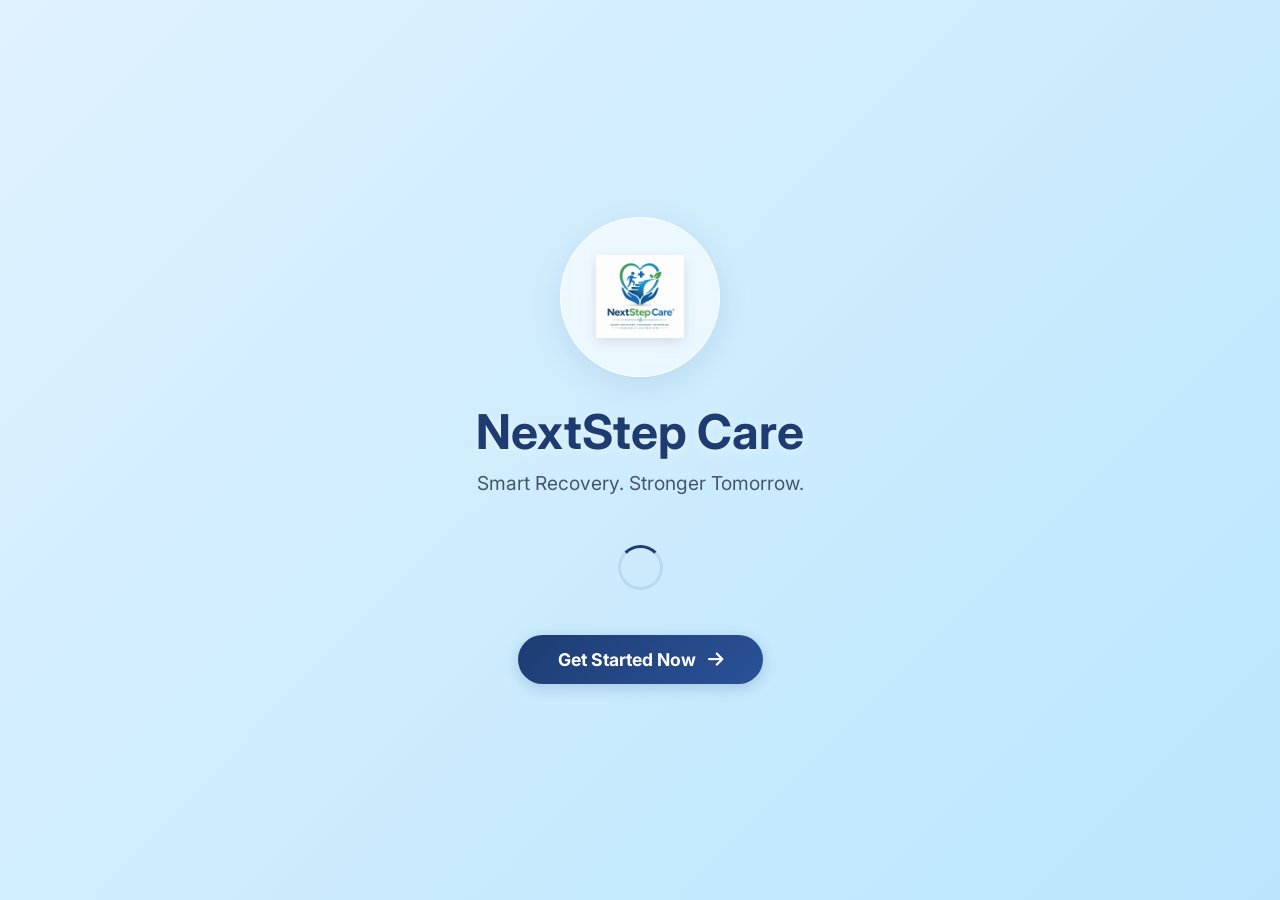
<file: index.html>
<!DOCTYPE html>
<html lang="en">
<head>
    <meta charset="UTF-8">
    <meta name="viewport" content="width=device-width, initial-scale=1.0">
    <title>Welcome - NextStep Care</title>
    <link rel="stylesheet" href="style.css">
    <link href="https://cdnjs.cloudflare.com/ajax/libs/font-awesome/6.4.0/css/all.min.css" rel="stylesheet">
    <style>
        /* Light Sky Theme with White Glass */
        body {
            background: linear-gradient(135deg, #e0f2fe 0%, #bae6fd 100%);
            margin: 0;
            height: 100vh;
            font-family: 'Inter', sans-serif;
        }
        .splash-container {
            display: flex; flex-direction: column; justify-content: center; align-items: center;
            height: 100vh; color: #1e3c72; text-align: center; padding: 20px;
        }
        .splash-logo {
            background: rgba(255, 255, 255, 0.6);
            backdrop-filter: blur(10px);
            -webkit-backdrop-filter: blur(10px);
            padding: 30px; border-radius: 50%; width: 160px; height: 160px;
            display: flex; justify-content: center; align-items: center;
            margin-bottom: 25px;
            box-shadow: 0 8px 32px rgba(30, 60, 114, 0.1);
            border: 1px solid rgba(255, 255, 255, 0.8);
            animation: float 3s ease-in-out infinite;
        }
        .splash-logo img { max-width: 90%; filter: drop-shadow(0 4px 6px rgba(0,0,0,0.1)); }
        
        @keyframes float {
            0% { transform: translateY(0px); }
            50% { transform: translateY(-10px); }
            100% { transform: translateY(0px); }
        }
        
        .splash-text h1 { 
            font-size: 3rem; margin-bottom: 10px; font-weight: 700; 
            color: #1e3c72;
            text-shadow: 0 2px 10px rgba(255,255,255,0.5);
        }
        .splash-text p { font-size: 1.2rem; color: #475569; margin-bottom: 30px; font-weight: 400; }
        
        .loader { 
            border: 3px solid rgba(30, 60, 114, 0.1); border-top: 3px solid #1e3c72; 
            border-radius: 50%; width: 45px; height: 45px; animation: spin 1s linear infinite; margin: 20px auto; 
        }
        @keyframes spin { 0% { transform: rotate(0deg); } 100% { transform: rotate(360deg); } }
        
        .get-started-btn { 
            display: inline-block; margin-top: 25px; 
            background: linear-gradient(135deg, #1e3c72 0%, #2a5298 100%); color: #ffffff; 
            padding: 14px 40px; text-decoration: none; border-radius: 30px; font-weight: 700; 
            font-size: 1.1rem; transition: all 0.3s; box-shadow: 0 4px 15px rgba(30, 60, 114, 0.2); 
        }
        .get-started-btn:hover { 
            transform: translateY(-3px); box-shadow: 0 8px 25px rgba(30, 60, 114, 0.3); background: #1e3c72; 
        }
    </style>
</head>
<body>
    <div class="splash-container">
        <div class="splash-logo">
            <img src="logo.png" alt="NextStep Care Logo">
        </div>
        <div class="splash-text">
            <h1>NextStep Care</h1>
            <p>Smart Recovery. Stronger Tomorrow.</p>
        </div>
        <div class="loader"></div>
        <a href="login.html" class="get-started-btn">Get Started Now <i class="fas fa-arrow-right" style="margin-left: 8px;"></i></a>
    </div>

    <script>
        setTimeout(() => {
            window.location.href = 'login.html';
        }, 5000);
    </script>
</body>
</html>
</file>
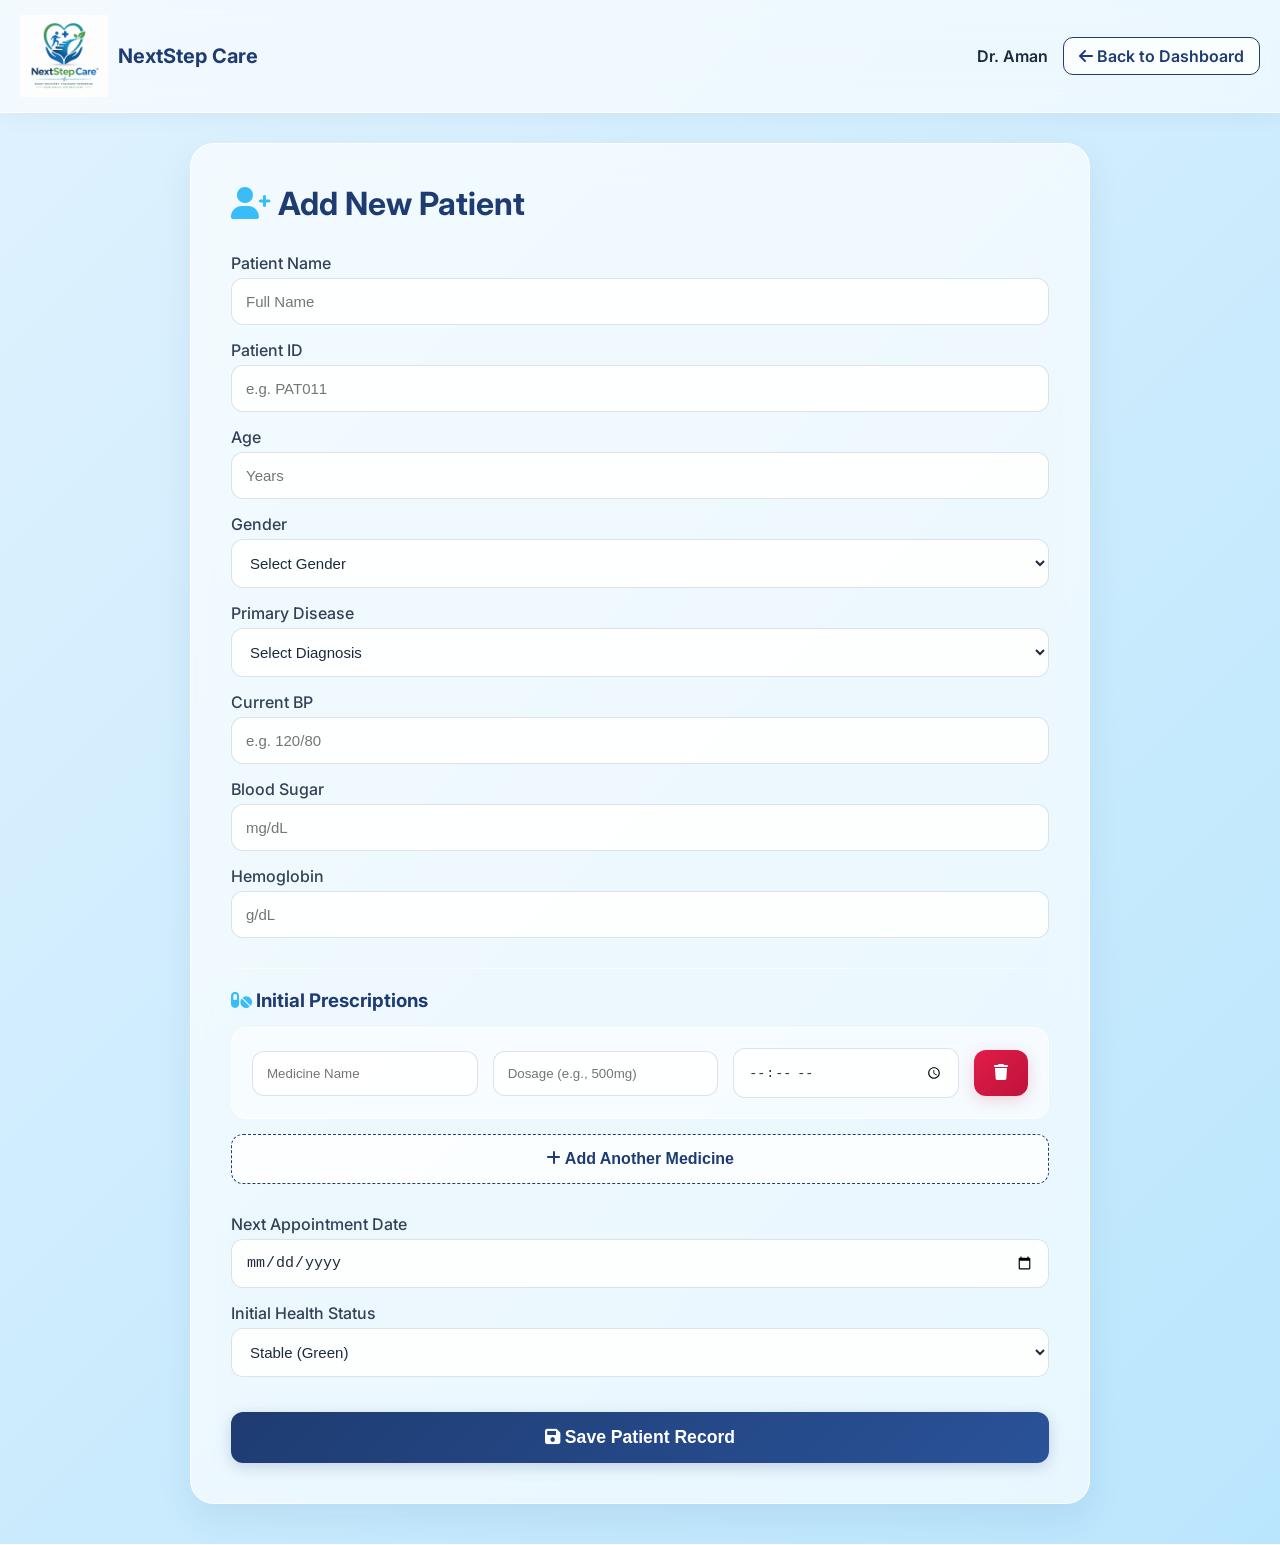
<file: add-patient.html>
<!DOCTYPE html>
<html lang="en">
<head>
    <meta charset="UTF-8">
    <meta name="viewport" content="width=device-width, initial-scale=1.0">
    <title>Add Patient - NextStep Care</title>
    <link rel="stylesheet" href="style.css">
    <link href="https://cdnjs.cloudflare.com/ajax/libs/font-awesome/6.0.0/css/all.min.css" rel="stylesheet">
    <style>
        /* Light Sky & Glass Theme Overrides */
        body { background: linear-gradient(135deg, #e0f2fe 0%, #bae6fd 100%); font-family: 'Inter', sans-serif; min-height: 100vh; margin: 0; padding-bottom: 40px; }
        
        .navbar { background: rgba(255, 255, 255, 0.6) !important; backdrop-filter: blur(16px); -webkit-backdrop-filter: blur(16px); border-bottom: 1px solid rgba(255, 255, 255, 0.8) !important; box-shadow: 0 4px 20px rgba(30, 60, 114, 0.05); margin-bottom: 30px;}
        .nav-brand { color: #1e3c72 !important; font-weight: 700; }
        
        .form-container {
            background: rgba(255, 255, 255, 0.65) !important; backdrop-filter: blur(16px); -webkit-backdrop-filter: blur(16px);
            border: 1px solid rgba(255, 255, 255, 0.8) !important; box-shadow: 0 15px 35px rgba(30, 60, 114, 0.08) !important; border-radius: 24px !important;
            max-width: 900px; margin: 0 auto; padding: 40px;
        }
        
        h2, h3 { color: #1e3c72 !important; }
        label { color: #334155 !important; font-weight: 600; margin-bottom: 8px; display: block; }
        
        input, select { 
            background: rgba(255, 255, 255, 0.9) !important; border: 1px solid rgba(30, 60, 114, 0.15) !important; 
            color: #1e293b !important; border-radius: 12px !important; padding: 14px !important; width: 100%; box-sizing: border-box;
        }
        input:focus, select:focus { border-color: #38bdf8 !important; box-shadow: 0 0 0 3px rgba(56, 189, 248, 0.2) !important; outline: none; }
        select option { background: white; color: #1e293b; }
        
        .medicine-entry { 
            background: rgba(255, 255, 255, 0.5); border: 1px solid rgba(255, 255, 255, 0.8); 
            padding: 20px; border-radius: 16px; margin-bottom: 15px; display: flex; flex-wrap: wrap; gap: 15px; align-items: center;
        }
        .medicine-entry input { flex: 1; min-width: 150px; }
        
        button { background: linear-gradient(135deg, #1e3c72 0%, #2a5298 100%) !important; color: white !important; border: none !important; border-radius: 12px !important; box-shadow: 0 4px 15px rgba(30, 60, 114, 0.2) !important; font-weight: 700; font-size: 16px; padding: 15px 25px; cursor: pointer; transition: all 0.3s;}
        button:hover { transform: translateY(-2px); box-shadow: 0 6px 20px rgba(30, 60, 114, 0.3) !important; }
        
        button.remove-medicine { background: linear-gradient(135deg, #e11d48 0%, #be123c 100%) !important; padding: 14px 20px; flex: none; box-shadow: 0 4px 15px rgba(225, 29, 72, 0.2) !important;}
        button#addMedicine { background: rgba(255, 255, 255, 0.8) !important; color: #1e3c72 !important; border: 1px dashed #1e3c72 !important; box-shadow: none !important; width: 100%; margin-bottom: 30px;}
        button#addMedicine:hover { background: #f0f8ff !important; }
        
        .back-btn { background: rgba(255, 255, 255, 0.8) !important; color: #1e3c72 !important; border: 1px solid #1e3c72 !important; padding: 8px 15px !important; border-radius: 10px !important; text-decoration: none; font-weight: 600; box-shadow: none !important; }
        .back-btn:hover { background: #1e3c72 !important; color: white !important; }
    </style>
</head>
<body>
    <nav class="navbar">
        <div class="nav-brand">
         <img src="logo.png" alt="Company Logo" style="max-width:25%; height:25%; margin-right: 10px;"> NextStep Care
        </div>
        <div class="nav-user" style="display: flex; align-items: center; gap: 15px;">
            <span id="doctorName" style="font-weight: 600; color: #1e293b;">Dr. Aman</span>
            <a href="doctor-dashboard.html" class="back-btn"><i class="fas fa-arrow-left"></i> Back to Dashboard</a>
        </div>
    </nav>

    <div class="container">
        <div class="form-container">
            <h2 style="margin-bottom: 30px; font-size: 2rem;"><i class="fas fa-user-plus" style="color: #38bdf8;"></i> Add New Patient</h2>
            <form id="addPatientForm">
                <div class="form-grid">
                    <div class="input-group">
                        <label>Patient Name</label>
                        <input type="text" id="patientName" placeholder="Full Name" required>
                    </div>
                    <div class="input-group">
                        <label>Patient ID</label>
                        <input type="text" id="patientId" placeholder="e.g. PAT011" required>
                    </div>
                    <div class="input-group">
                        <label>Age</label>
                        <input type="number" id="age" placeholder="Years" required>
                    </div>
                    <div class="input-group">
                        <label>Gender</label>
                        <select id="gender" required>
                            <option value="">Select Gender</option>
                            <option value="male">Male</option>
                            <option value="female">Female</option>
                        </select>
                    </div>
                    <div class="input-group">
                        <label>Primary Disease</label>
                        <select id="primaryDisease" required>
                            <option value="">Select Diagnosis</option>
                            <option value="diabetes">Diabetes</option>
                            <option value="hypertension">Hypertension</option>
                            <option value="cardiac">Cardiac Issues</option>
                            <option value="c-section">C-Section</option>
                            <option value="anemia">Anemia</option>
                            <option value="asthma">Asthma</option>
                        </select>
                    </div>
                    <div class="input-group">
                        <label>Current BP</label>
                        <input type="text" id="currentBP" placeholder="e.g. 120/80">
                    </div>
                    <div class="input-group">
                        <label>Blood Sugar</label>
                        <input type="number" id="bloodSugar" placeholder="mg/dL">
                    </div>
                    <div class="input-group">
                        <label>Hemoglobin</label>
                        <input type="number" id="hemoglobin" step="0.1" placeholder="g/dL">
                    </div>
                </div>

                <h3 style="margin: 30px 0 15px 0; border-top: 1px solid rgba(255,255,255,0.5); padding-top: 20px;"><i class="fas fa-pills" style="color: #38bdf8;"></i> Initial Prescriptions</h3>
                <div id="medicineSchedule">
                    <div class="medicine-entry">
                        <input type="text" placeholder="Medicine Name" class="medicine-name" required>
                        <input type="text" placeholder="Dosage (e.g., 500mg)" class="medicine-dosage" required>
                        <input type="time" class="medicine-time" required>
                        <button type="button" class="remove-medicine"><i class="fas fa-trash"></i></button>
                    </div>
                </div>
                <button type="button" id="addMedicine"><i class="fas fa-plus"></i> Add Another Medicine</button>

                <div class="form-grid">
                    <div class="input-group">
                        <label>Next Appointment Date</label>
                        <input type="date" id="nextAppointment" required>
                    </div>
                    <div class="input-group">
                        <label>Initial Health Status</label>
                        <select id="healthStatus" required>
                            <option value="stable">Stable (Green)</option>
                            <option value="moderate">Moderate (Yellow)</option>
                            <option value="critical">Critical (Red)</option>
                        </select>
                    </div>
                </div>

                <button type="submit" style="width: 100%; margin-top: 20px; font-size: 1.1rem;"><i class="fas fa-save"></i> Save Patient Record</button>
            </form>
        </div>
    </div>

    <script src="script.js"></script>
</body>
</html>
</file>
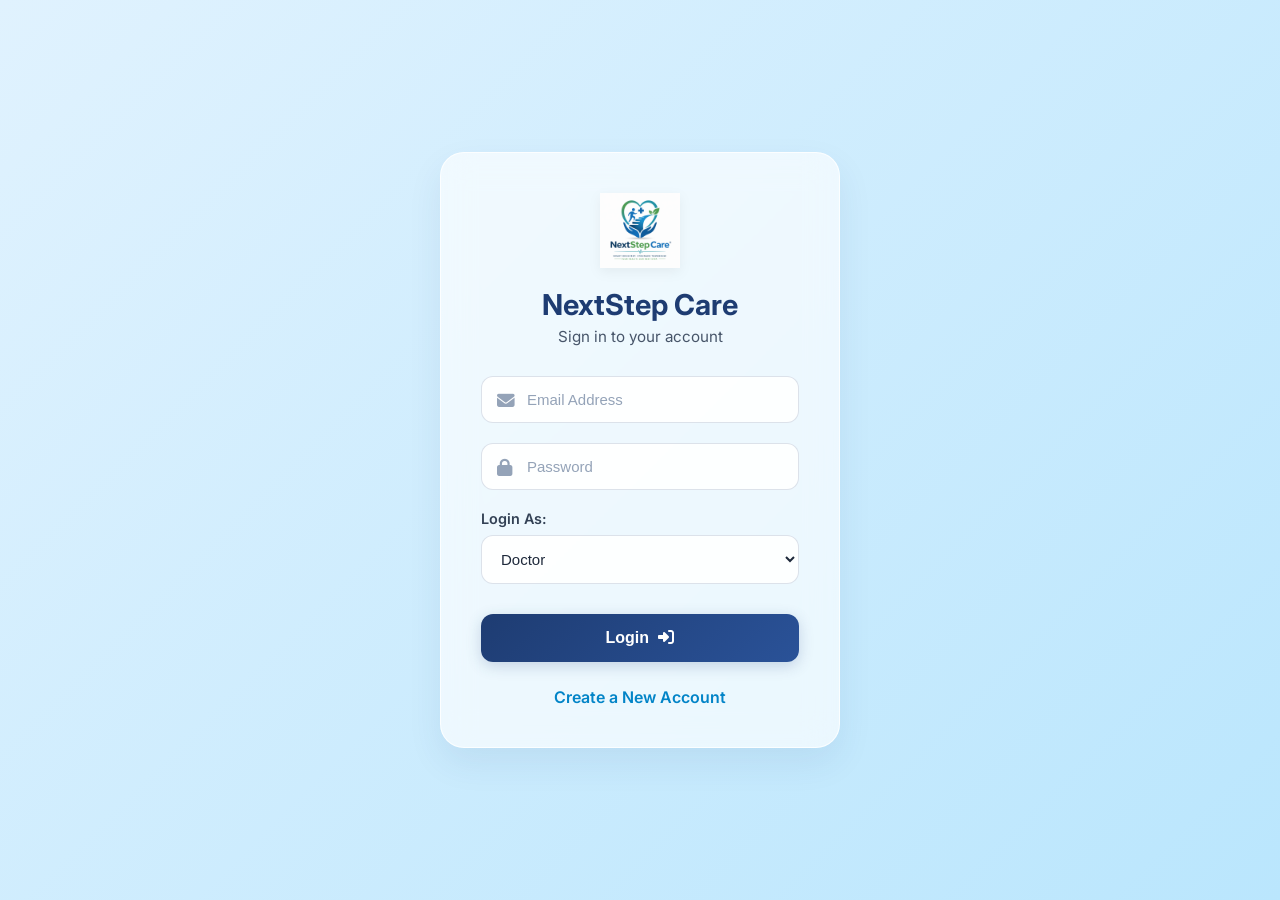
<file: login.html>
<!DOCTYPE html>
<html lang="en">
<head>
    <meta charset="UTF-8">
    <meta name="viewport" content="width=device-width, initial-scale=1.0">
    <title>NextStep Care - Login</title>
    <link rel="stylesheet" href="style.css">
    <link href="https://cdnjs.cloudflare.com/ajax/libs/font-awesome/6.4.0/css/all.min.css" rel="stylesheet">
    <style>
        /* Light Sky Theme with White Glassmorphism */
        body { 
            background: linear-gradient(135deg, #e0f2fe 0%, #bae6fd 100%); 
            min-height: 100vh; margin: 0; display: flex; align-items: center; justify-content: center; 
            font-family: 'Inter', sans-serif;
        }
        .login-container { width: 100%; padding: 20px; display: flex; justify-content: center; }
        
        .login-box {
            background: rgba(255, 255, 255, 0.65);
            backdrop-filter: blur(16px);
            -webkit-backdrop-filter: blur(16px);
            padding: 40px; border-radius: 24px;
            box-shadow: 0 15px 35px rgba(30, 60, 114, 0.08);
            border: 1px solid rgba(255, 255, 255, 0.8); 
            width: 100%; max-width: 400px; text-align: center;
        }
        
        .logo img { max-width: 80px; filter: drop-shadow(0 4px 6px rgba(0,0,0,0.05)); }
        .logo h1 { color: #1e3c72; font-size: 1.8rem; margin-top: 15px; margin-bottom: 5px; font-weight: 700; }
        .logo p { color: #475569; font-size: 0.95rem; margin-bottom: 30px; font-weight: 400; }
        
        .input-group { position: relative; margin-bottom: 20px; text-align: left; }
        .input-group label { display: block; color: #334155; margin-bottom: 8px; font-size: 0.9rem; font-weight: 600; }
        .input-group i { position: absolute; left: 16px; top: 16px; color: #94a3b8; font-size: 1.1rem; }
        .input-group.has-label i { top: 41px; } 
        
        .input-group input, .input-group select {
            width: 100%; padding: 14px 14px 14px 45px;
            background: rgba(255, 255, 255, 0.9); 
            border: 1px solid rgba(30, 60, 114, 0.15); border-radius: 12px;
            color: #1e293b; font-size: 15px; transition: all 0.3s;
        }
        .input-group select { padding-left: 15px; cursor: pointer; } 
        .input-group select option { background: #ffffff; color: #1e293b; } 
        
        .input-group input:focus, .input-group select:focus { 
            border-color: #38bdf8; outline: none; background: #ffffff;
            box-shadow: 0 0 0 3px rgba(56, 189, 248, 0.2);
        }
        .input-group input::placeholder { color: #94a3b8; }
        
        button[type="submit"] {
            width: 100%; padding: 15px; 
            background: linear-gradient(135deg, #1e3c72 0%, #2a5298 100%); color: #ffffff;
            border: none; border-radius: 12px; font-size: 16px; font-weight: 700;
            cursor: pointer; transition: all 0.3s ease; margin-top: 10px;
            box-shadow: 0 4px 15px rgba(30, 60, 114, 0.2);
        }
        button[type="submit"]:hover { 
            transform: translateY(-2px); box-shadow: 0 6px 20px rgba(30, 60, 114, 0.3); background: #1e3c72;
        }
        
        .links { margin-top: 25px; }
        .links a { color: #0284c7; text-decoration: none; font-weight: 600; transition: color 0.3s; }
        .links a:hover { color: #1e3c72; text-decoration: underline; }
    </style>
</head>
<body>
    <div class="login-container">
        <div class="login-box">
            <div class="logo">
                <img src="logo.png" alt="Company Logo">
                <h1>NextStep Care</h1>
                <p>Sign in to your account</p>
            </div>
            <form id="loginForm">
                <div class="input-group">
                    <i class="fas fa-envelope"></i>
                    <input type="email" id="email" placeholder="Email Address" required>
                </div>
                <div class="input-group">
                    <i class="fas fa-lock"></i>
                    <input type="password" id="password" placeholder="Password" required>
                </div>
                <div class="input-group has-label">
                    <label>Login As:</label>
                    <select id="userType">
                        <option value="doctor">Doctor</option>
                        <option value="patient">Patient</option>
                    </select>
                </div>
                <button type="submit">Login <i class="fas fa-sign-in-alt" style="margin-left: 5px;"></i></button>
            </form>
            <div class="links">
                <a href="register.html">Create a New Account</a>
            </div>
        </div>
    </div>
    <script src="script.js"></script>
</body>
</html>
</file>
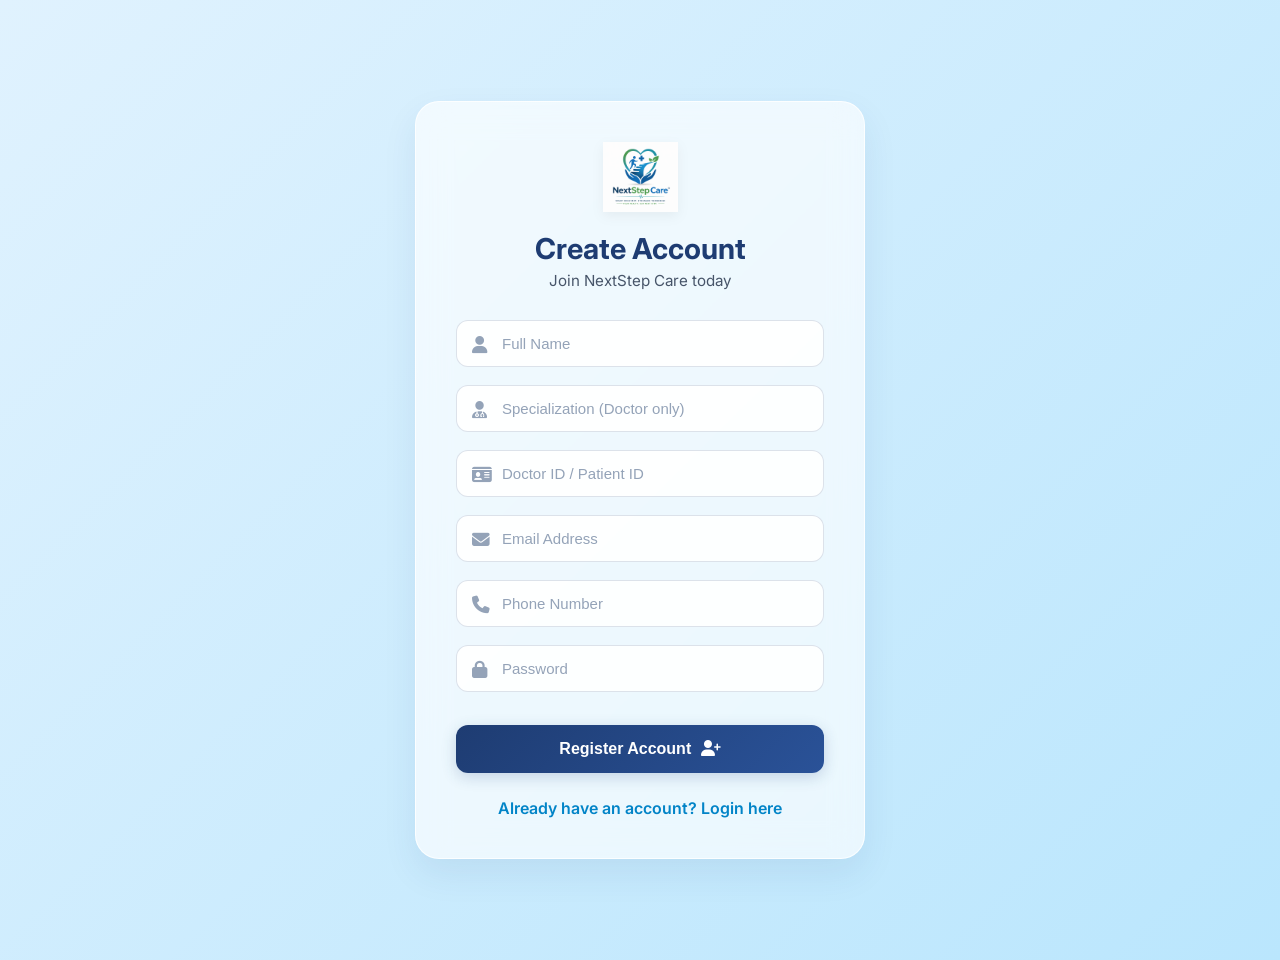
<file: register.html>
<!DOCTYPE html>
<html lang="en">
<head>
    <meta charset="UTF-8">
    <meta name="viewport" content="width=device-width, initial-scale=1.0">
    <title>Register - NextStep Care</title>
    <link rel="stylesheet" href="style.css">
    <link href="https://cdnjs.cloudflare.com/ajax/libs/font-awesome/6.4.0/css/all.min.css" rel="stylesheet">
    <style>
        /* Light Sky Theme with White Glassmorphism */
        body { 
            background: linear-gradient(135deg, #e0f2fe 0%, #bae6fd 100%); 
            min-height: 100vh; margin: 0; display: flex; align-items: center; justify-content: center; 
            font-family: 'Inter', sans-serif;
            padding: 30px 0; /* Extra padding so scrolling works well on small screens */
        }
        .login-container { width: 100%; padding: 20px; display: flex; justify-content: center; }
        
        .login-box {
            background: rgba(255, 255, 255, 0.65);
            backdrop-filter: blur(16px);
            -webkit-backdrop-filter: blur(16px);
            padding: 40px; border-radius: 24px;
            box-shadow: 0 15px 35px rgba(30, 60, 114, 0.08);
            border: 1px solid rgba(255, 255, 255, 0.8); 
            width: 100%; max-width: 450px; /* Slightly wider than login for the longer form */
            text-align: center;
        }
        
        .logo img { max-width: 75px; filter: drop-shadow(0 4px 6px rgba(0,0,0,0.05)); }
        .logo h1 { color: #1e3c72; font-size: 1.8rem; margin-top: 15px; margin-bottom: 5px; font-weight: 700; }
        .logo p { color: #475569; font-size: 0.95rem; margin-bottom: 30px; font-weight: 400; }
        
        .input-group { position: relative; margin-bottom: 18px; text-align: left; }
        .input-group label { display: block; color: #334155; margin-bottom: 8px; font-size: 0.9rem; font-weight: 600; }
        .input-group i { position: absolute; left: 16px; top: 16px; color: #94a3b8; font-size: 1.1rem; }
        
        .input-group input, .input-group select {
            width: 100%; padding: 14px 14px 14px 45px;
            background: rgba(255, 255, 255, 0.9); 
            border: 1px solid rgba(30, 60, 114, 0.15); border-radius: 12px;
            color: #1e293b; font-size: 15px; transition: all 0.3s;
            box-sizing: border-box;
        }
        
        .input-group input:focus, .input-group select:focus { 
            border-color: #38bdf8; outline: none; background: #ffffff;
            box-shadow: 0 0 0 3px rgba(56, 189, 248, 0.2);
        }
        .input-group input::placeholder { color: #94a3b8; }
        
        button[type="submit"] {
            width: 100%; padding: 15px; 
            background: linear-gradient(135deg, #1e3c72 0%, #2a5298 100%); color: #ffffff;
            border: none; border-radius: 12px; font-size: 16px; font-weight: 700;
            cursor: pointer; transition: all 0.3s ease; margin-top: 15px;
            box-shadow: 0 4px 15px rgba(30, 60, 114, 0.2);
        }
        button[type="submit"]:hover { 
            transform: translateY(-2px); box-shadow: 0 6px 20px rgba(30, 60, 114, 0.3); background: #1e3c72;
        }
        
        .links { margin-top: 25px; }
        .links a { color: #0284c7; text-decoration: none; font-weight: 600; transition: color 0.3s; }
        .links a:hover { color: #1e3c72; text-decoration: underline; }
    </style>
</head>
<body>
    <div class="login-container">
        <div class="login-box">
            <div class="logo">
                <img src="logo.png" alt="Company Logo">
                <h1>Create Account</h1>
                <p>Join NextStep Care today</p>
            </div>
            <form id="registerForm">
                <div class="input-group">
                    <i class="fas fa-user"></i>
                    <input type="text" id="name" placeholder="Full Name" required>
                </div>
                <div class="input-group">
                    <i class="fas fa-user-md"></i>
                    <input type="text" id="specialization" placeholder="Specialization (Doctor only)">
                </div>
                <div class="input-group">
                    <i class="fas fa-id-card"></i>
                    <input type="text" id="idNumber" placeholder="Doctor ID / Patient ID" required>
                </div>
                <div class="input-group">
                    <i class="fas fa-envelope"></i>
                    <input type="email" id="email" placeholder="Email Address" required>
                </div>
                <div class="input-group">
                    <i class="fas fa-phone"></i>
                    <input type="tel" id="phone" placeholder="Phone Number" required>
                </div>
                <div class="input-group">
                    <i class="fas fa-lock"></i>
                    <input type="password" id="password" placeholder="Password" required>
                </div>
                
                <input type="hidden" id="userType" value="doctor">
                
                <button type="submit">Register Account <i class="fas fa-user-plus" style="margin-left: 5px;"></i></button>
            </form>
            <div class="links">
                <a href="login.html">Already have an account? Login here</a>
            </div>
        </div>
    </div>
    <script src="script.js"></script>
</body>
</html>
</file>
<file: style.css>
@import url('https://fonts.googleapis.com/css2?family=Inter:wght@400;500;600;700&display=swap');

* {
    margin: 0;
    padding: 0;
    box-sizing: border-box;
}

body {
    font-family: 'Inter', system-ui, sans-serif;
    background-color: #f4f8fb; 
    color: #1a1a1a;
    min-height: 100vh;
}

/* ================= Navbar & Layout ================= */
.navbar {
    background: white;
    padding: 15px 20px;
    display: flex;
    justify-content: space-between;
    align-items: center;
    border-bottom: 1px solid #eaeaea;
    position: sticky;
    top: 0;
    z-index: 100;
}

.nav-brand {
    display: flex;
    align-items: center;
    font-size: 1.25rem;
    font-weight: 700;
    color: #0056b3;
}

.dashboard-container {
    display: flex;
    min-height: calc(100vh - 65px);
}

.main-content {
    flex: 1;
    padding: 20px;
    overflow-y: auto;
}

/* ================= Action Cards (Log Vitals / SOS) ================= */
.action-grid {
    display: grid;
    grid-template-columns: repeat(3, 1fr);
    gap: 10px;
    margin-bottom: 20px;
}

.action-card {
    background: white;
    padding: 15px 10px;
    border-radius: 12px;
    text-align: center;
    font-weight: 600;
    font-size: 0.9rem;
    cursor: pointer;
    border: 1px solid #eaeaea;
    display: flex;
    flex-direction: column;
    align-items: center;
    gap: 8px;
    transition: transform 0.2s ease;
}

.action-card:active { transform: scale(0.98); }
.action-card.blue { background-color: #e6f2ff; color: #0056b3; border-color: #cce5ff; }
.action-card.green { background-color: #e6ffed; color: #1e7e34; border-color: #c3e6cb; }
.action-card.red { background-color: #ffeef0; color: #dc3545; border-color: #f5c6cb; }

/* ================= Banners (Alerts) ================= */
.banner {
    padding: 15px 20px;
    border-radius: 16px;
    margin-bottom: 20px;
    display: flex;
    justify-content: space-between;
    align-items: center;
}
.banner-alert {
    background-color: #fff;
    border: 1px solid #fecdd3;
    color: #e11d48;
}

/* ================= Content Cards & Stats ================= */
.stat-card, .content-section, .form-container {
    background: white;
    padding: 20px;
    border-radius: 16px;
    border: 1px solid #eaeaea;
    margin-bottom: 20px;
    box-shadow: 0 2px 8px rgba(0,0,0,0.02);
}

.stats-grid {
    display: grid;
    grid-template-columns: repeat(auto-fit, minmax(200px, 1fr));
    gap: 20px;
    margin-bottom: 30px;
}

.stat-card {
    display: flex;
    align-items: center;
}
.stat-card h3 { font-size: 1.8rem; color: #333; }
.stat-card p { color: #666; margin-top: 5px; font-size: 0.9rem; }
.stat-icon { font-size: 2rem; margin-right: 15px; padding: 15px; border-radius: 12px; color: white; background: #0056b3;}
.stat-icon.critical { background: #e11d48; }

/* ================= Buttons & Inputs ================= */
button {
    padding: 12px 20px;
    background: #0056b3;
    color: white;
    border: none;
    border-radius: 8px;
    font-size: 15px;
    font-weight: 600;
    cursor: pointer;
    transition: background 0.2s;
}
button:hover { background: #004494; }

.input-group { margin-bottom: 15px; width: 100%;}
.input-group label { display: block; margin-bottom: 5px; color: #444; font-weight: 500;}
.input-group input, .input-group select, .filter-bar select, .filter-bar input {
    width: 100%;
    padding: 12px 15px;
    border: 1px solid #d1d5db;
    border-radius: 10px;
    font-size: 15px;
    background: #fafafa;
}

/* ================= Tables & Status Tags ================= */
.patients-table {
    background: white;
    border-radius: 16px;
    border: 1px solid #eaeaea;
    overflow-x: auto;
}
table { width: 100%; border-collapse: collapse; }
th, td { padding: 15px; text-align: left; border-bottom: 1px solid #f3f4f6; }
th { color: #6b7280; font-weight: 500; font-size: 0.9rem; }

.status {
    padding: 6px 12px;
    border-radius: 20px;
    font-size: 0.8rem;
    font-weight: 600;
    text-transform: capitalize;
}
.status.stable { background: #dcfce7; color: #166534; }
.status.moderate { background: #fef08a; color: #854d0e; }
.status.critical { background: #fee2e2; color: #991b1b; }

.view-btn {
    background: #f0f4f8; color: #0056b3; padding: 6px 12px; border-radius: 6px; 
    text-decoration: none; font-size: 0.85rem; font-weight: 600;
}

/* ================= Doctor Sidebar & Filters ================= */
.sidebar {
    background: white;
    border-right: 1px solid #eaeaea;
    width: 250px;
}
.sidebar ul { list-style: none; padding: 0;}
.sidebar a {
    display: flex; align-items: center; padding: 15px 20px; color: #6b7280;
    text-decoration: none; font-weight: 500; border-left: 3px solid transparent; gap: 10px;
}
.sidebar a:hover, .sidebar a.active {
    color: #0056b3; background: #f0f8ff; border-left-color: #0056b3;
}

.filter-bar { display: flex; gap: 15px; margin-bottom: 20px; flex-wrap: wrap; }
.filter-bar > * { flex: 1; min-width: 150px; }

/* ================= Patient UI Additions ================= */
.mobile-layout { background-color: #f0f9ff; }

.secondary-nav {
    display: flex; background: white; padding: 0 10px; border-bottom: 1px solid #eaeaea; overflow-x: auto;
}
.secondary-nav a {
    padding: 15px 20px; color: #6b7280; text-decoration: none; font-weight: 500;
    font-size: 0.95rem; white-space: nowrap; border-bottom: 3px solid transparent;
}
.secondary-nav a.active { color: #0056b3; border-bottom-color: #0056b3; }

.med-card {
    border: 1px solid #eaeaea; padding: 15px; border-radius: 12px; display: flex;
    justify-content: space-between; align-items: center; margin-bottom: 10px;
}
.med-card.taken { opacity: 0.6; background: #f9fafb; }
.btn-take {
    background: white; border: 1px solid #d1d5db; color: #374151;
    padding: 8px 15px; border-radius: 8px; font-weight: 600; font-size: 0.85rem;
}
.btn-take.taken { background: #e6ffed; color: #166534; border-color: #166534; }

.progress-bar-bg { width: 100%; height: 8px; background: #e5e7eb; border-radius: 10px; overflow: hidden; }
.progress-bar-fill { height: 100%; background: #0056b3; width: 0%; transition: 0.4s; }

.vital-row { display: flex; align-items: center; padding: 15px 0; border-bottom: 1px solid #f3f4f6; }
.vital-row:last-child { border-bottom: none; }
.vital-icon {
    width: 45px; height: 45px; border-radius: 12px; display: flex; align-items: center;
    justify-content: center; font-size: 1.2rem; margin-right: 15px;
}
.vital-info { flex: 1; }
.vital-info p { font-size: 0.85rem; color: #6b7280; margin-bottom: 2px; }
.vital-info h4 { color: #1f2937; font-size: 1.1rem; }

.recovery-circle {
    width: 80px; height: 80px; border-radius: 50%; border: 8px solid #166534;
    border-left-color: #e5e7eb; display: flex; align-items: center; justify-content: center;
    font-size: 1.5rem; font-weight: bold; color: #166534; transform: rotate(45deg);
}
.recovery-circle::before { content: "82"; transform: rotate(-45deg); }

.login-container { display: flex; justify-content: center; align-items: center; min-height: 100vh; padding: 20px;}
.login-box { background: white; padding: 40px; border-radius: 20px; box-shadow: 0 10px 30px rgba(0,0,0,0.05); width: 100%; max-width: 400px; text-align: center;}

@media (max-width: 768px) {
    .dashboard-container { flex-direction: column; }
    .sidebar {
        width: 100%; border-right: none; border-bottom: 1px solid #eaeaea;
        position: sticky; top: 60px; z-index: 90;
    }
    .sidebar ul { display: flex; overflow-x: auto; padding: 0; margin: 0; }
    .sidebar a {
        padding: 15px; font-size: 0.85rem; border-left: none; border-bottom: 2px solid transparent; white-space: nowrap;
    }
    .sidebar a.active { border-left: none; border-bottom-color: #0056b3; background: transparent; }
    .form-grid { display: grid; grid-template-columns: 1fr; gap: 10px; }
}

/* ================= Custom Language Toggle Button ================= */
.lang-toggle-btn {
    background-color: #1e3c72; 
    color: #ffffff; 
    border: none;
    border-radius: 8px; 
    padding: 6px 12px;
    font-size: 0.9rem;
    font-weight: 700;
    cursor: pointer;
    transition: all 0.3s ease;
    margin-right: 15px;
    min-width: 45px;
    text-align: center;
    box-shadow: 0 2px 4px rgba(0,0,0,0.1);
}

.lang-toggle-btn:hover {
    background-color: #0f172a; 
    transform: translateY(-1px);
}
</file>
